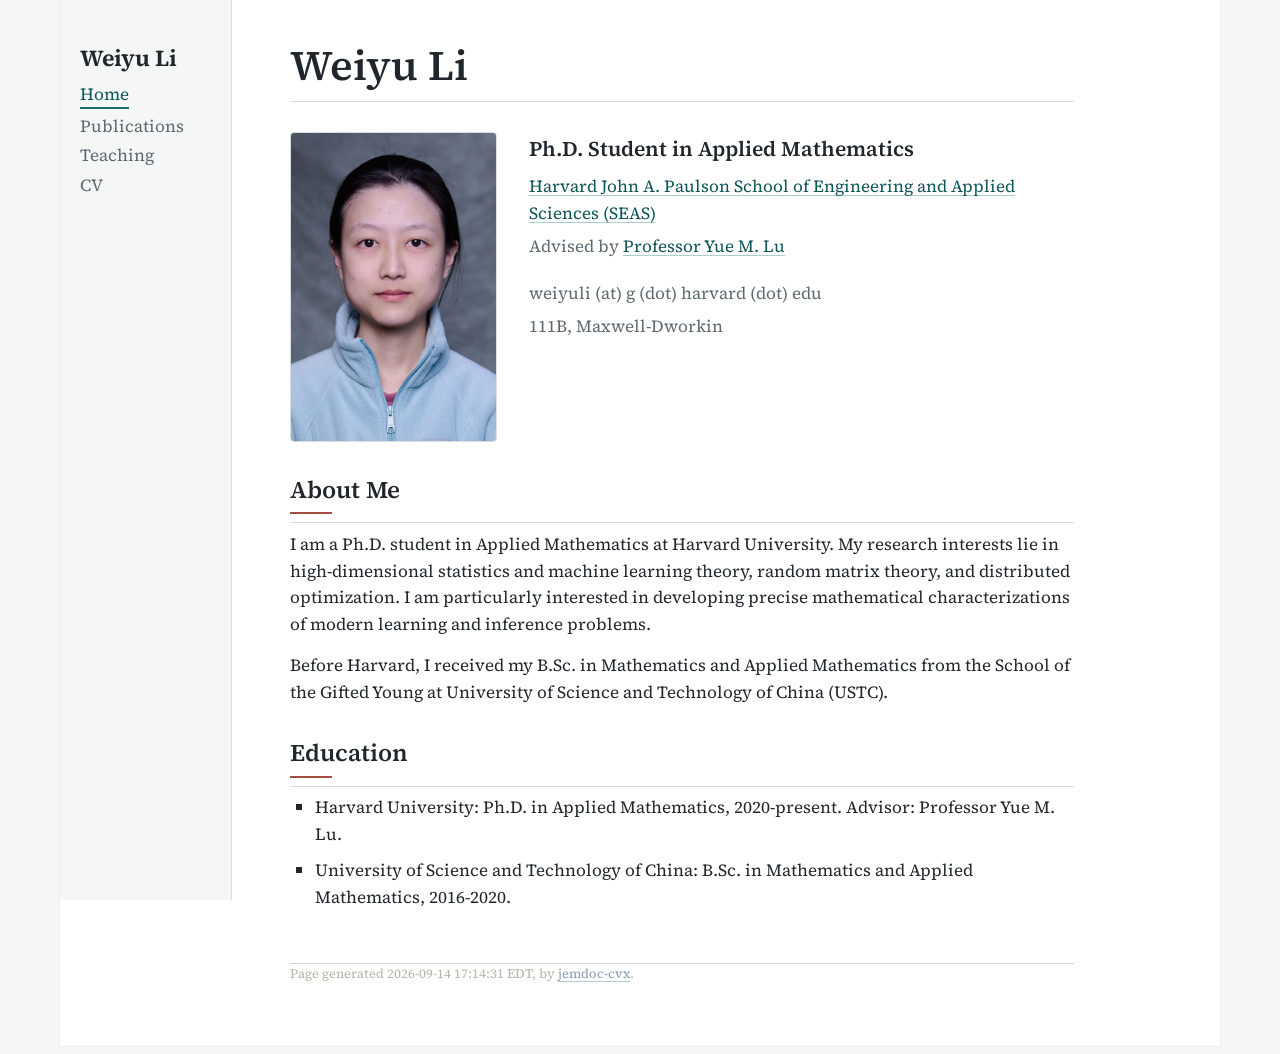
<file: index.html>
<!DOCTYPE html>
<html lang="en">
<head>
<meta charset="utf-8">
<meta name="generator" content="jemdoc, see https://www.cvxgrp.org/jemdoc-cvx/index.html">
<link rel="stylesheet" href="jemdoc-cvx.css">
<link rel="stylesheet" href="site.css">
<title>Weiyu Li</title>
</head>
<body>
<div id="tlayout">
<nav id="layout-menu">
<div class="menu-category">Weiyu Li</div>
<div class="menu-item"><a href="index.html" class="current">Home</a></div>
<div class="menu-item"><a href="publications.html">Publications</a></div>
<div class="menu-item"><a href="teaching.html">Teaching</a></div>
<div class="menu-item"><a href="cv.html">CV</a></div>
</nav>
<main id="layout-content">
<div id="toptitle">
<h1>Weiyu Li</h1>
</div>
<div class="profile-intro">
  <img class="profile-photo" src="assets/weiyu-li.jpg" alt="Portrait of Weiyu Li">
  <div class="profile-copy">
    <p class="role">Ph.D. Student in Applied Mathematics</p>
    <p><a href="https://seas.harvard.edu/">Harvard John A. Paulson School of Engineering and Applied Sciences (SEAS)</a></p>
    <p>Advised by <a href="https://lu.seas.harvard.edu/">Professor Yue M. Lu</a></p>
    <div class="contact-lines">
      <p>weiyuli (at) g (dot) harvard (dot) edu</p>
      <p>111B, Maxwell-Dworkin</p>
    </div>
  </div>
</div>
<h2>About Me</h2>
<p>I am a Ph.D. student in Applied Mathematics at Harvard University. My research
interests lie in high-dimensional statistics and machine learning theory,
random matrix theory, and distributed optimization. I am particularly
interested in developing precise mathematical characterizations of modern
learning and inference problems.
</p>
<p>Before Harvard, I received my B.Sc. in Mathematics and Applied Mathematics
from the School of the Gifted Young at University of Science and Technology
of China (USTC).
</p>
<h2>Education</h2>
<ul>
<li><p>Harvard University: Ph.D. in Applied Mathematics, 2020-present. Advisor: Professor Yue M. Lu.
</p>
</li>
<li><p>University of Science and Technology of China: B.Sc. in Mathematics and Applied Mathematics, 2016-2020.
</p>
</li>
</ul>
<div id="footer">
<div id="footer-text">
Page generated 2026-09-14 17:14:31 EDT, by <a href="https://github.com/cvxgrp/jemdoc-cvx" target="blank">jemdoc-cvx</a>.
</div>
</div>
</main>
</div>
</body>
</html>
</file>
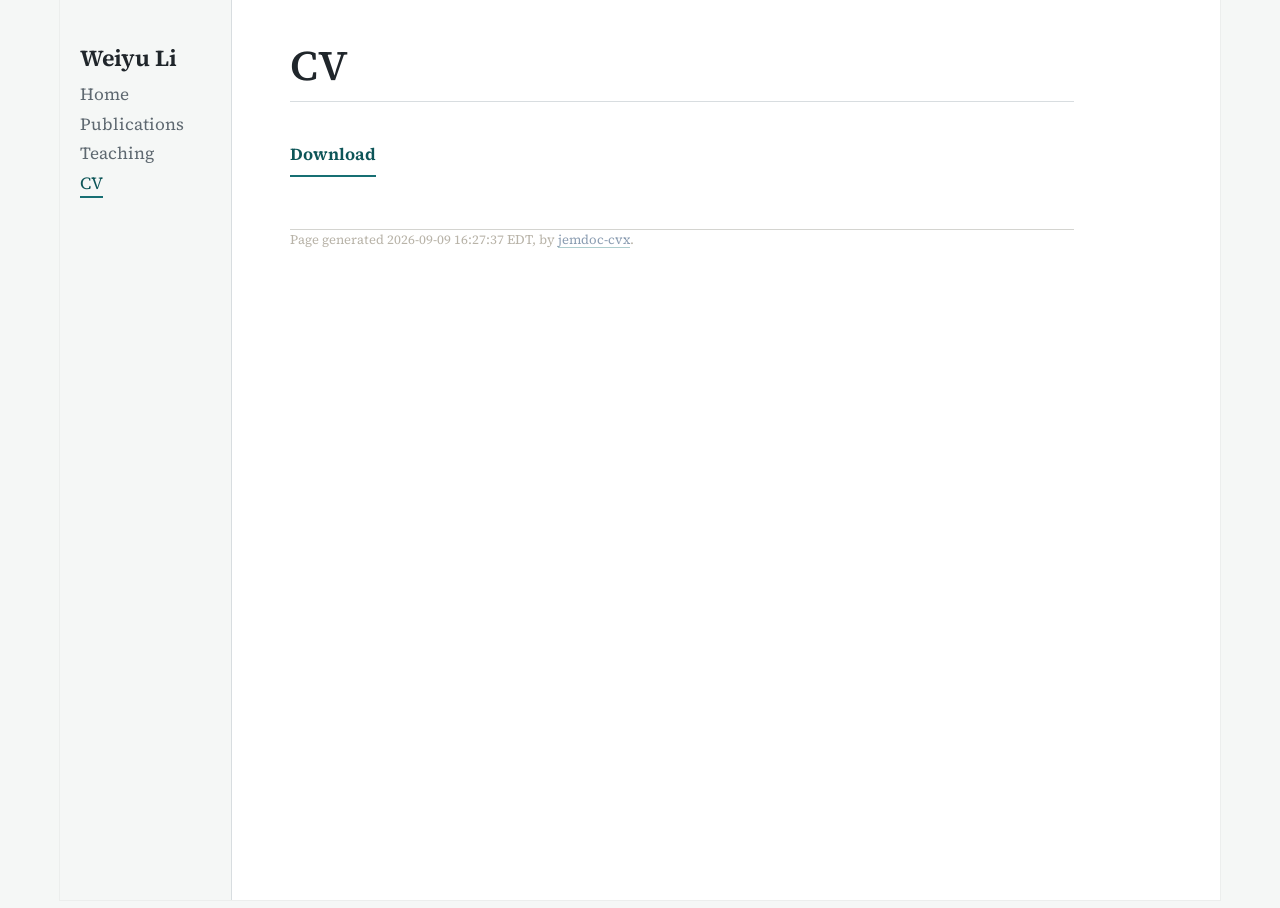
<file: cv.html>
<!DOCTYPE html>
<html lang="en">
<head>
<meta charset="utf-8">
<meta name="generator" content="jemdoc, see https://www.cvxgrp.org/jemdoc-cvx/index.html">
<link rel="stylesheet" href="jemdoc-cvx.css">
<link rel="stylesheet" href="site.css">
<title>CV</title>
</head>
<body>
<div id="tlayout">
<nav id="layout-menu">
<div class="menu-category">Weiyu Li</div>
<div class="menu-item"><a href="index.html">Home</a></div>
<div class="menu-item"><a href="publications.html">Publications</a></div>
<div class="menu-item"><a href="teaching.html">Teaching</a></div>
<div class="menu-item"><a href="cv.html" class="current">CV</a></div>
</nav>
<main id="layout-content">
<div id="toptitle">
<h1>CV</h1>
</div>
<p class="download-line"><a class="download-link" href="assets/Weiyu_Li_CV.pdf">Download</a></p>
<div id="footer">
<div id="footer-text">
Page generated 2026-09-09 16:27:37 EDT, by <a href="https://github.com/cvxgrp/jemdoc-cvx" target="blank">jemdoc-cvx</a>.
</div>
</div>
</main>
</div>
</body>
</html>
</file>
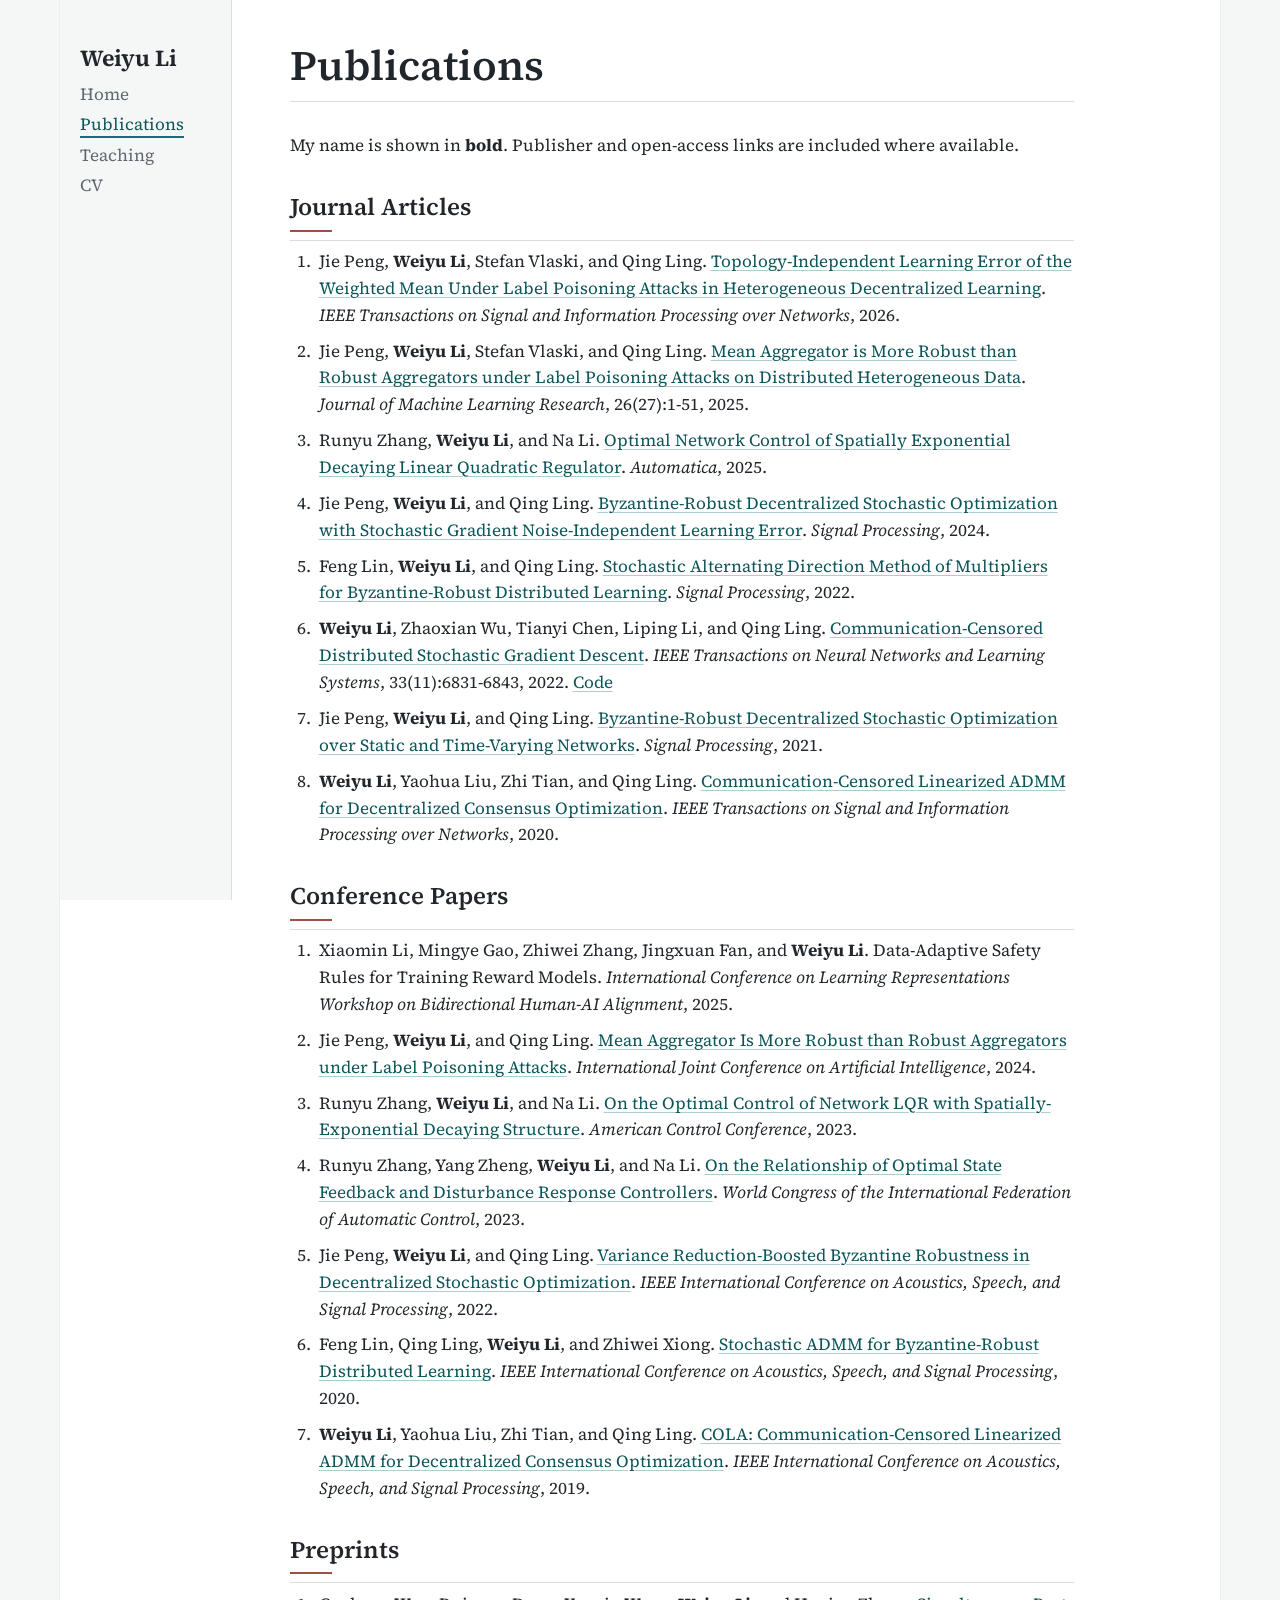
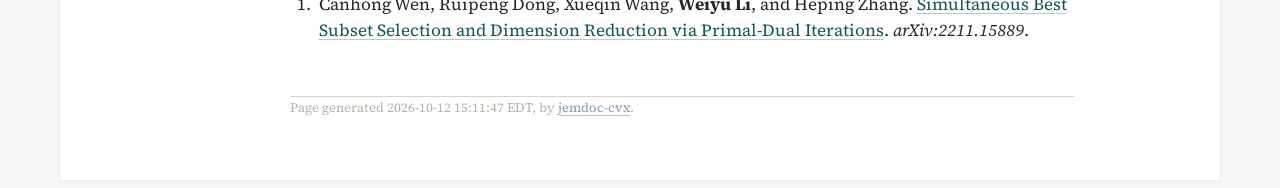
<file: publications.html>
<!DOCTYPE html>
<html lang="en">
<head>
<meta charset="utf-8">
<meta name="generator" content="jemdoc, see https://www.cvxgrp.org/jemdoc-cvx/index.html">
<link rel="stylesheet" href="jemdoc-cvx.css">
<link rel="stylesheet" href="site.css">
<title>Publications</title>
</head>
<body>
<div id="tlayout">
<nav id="layout-menu">
<div class="menu-category">Weiyu Li</div>
<div class="menu-item"><a href="index.html">Home</a></div>
<div class="menu-item"><a href="publications.html" class="current">Publications</a></div>
<div class="menu-item"><a href="teaching.html">Teaching</a></div>
<div class="menu-item"><a href="cv.html">CV</a></div>
</nav>
<main id="layout-content">
<div id="toptitle">
<h1>Publications</h1>
</div>
<p>My name is shown in <b>bold</b>. Publisher and open-access links are included where
available.
</p>
<h2>Journal Articles</h2>
<ol>
<li><p>Jie Peng, <b>Weiyu Li</b>, Stefan Vlaski, and Qing Ling. <a href="https://ieeexplore.ieee.org/document/11603310" target=&ldquo;blank&rdquo;>Topology-Independent Learning Error of the Weighted Mean Under Label Poisoning Attacks in Heterogeneous Decentralized Learning</a>. <i>IEEE Transactions on Signal and Information Processing over Networks</i>, 2026.
</p>
</li>
<li><p>Jie Peng, <b>Weiyu Li</b>, Stefan Vlaski, and Qing Ling. <a href="https://jmlr.org/papers/v26/24-1307.html" target=&ldquo;blank&rdquo;>Mean Aggregator is More Robust than Robust Aggregators under Label Poisoning Attacks on Distributed Heterogeneous Data</a>. <i>Journal of Machine Learning Research</i>, 26(27):1-51, 2025.
</p>
</li>
<li><p>Runyu Zhang, <b>Weiyu Li</b>, and Na Li. <a href="https://www.sciencedirect.com/science/article/abs/pii/S0005109824005545" target=&ldquo;blank&rdquo;>Optimal Network Control of Spatially Exponential Decaying Linear Quadratic Regulator</a>. <i>Automatica</i>, 2025.
</p>
</li>
<li><p>Jie Peng, <b>Weiyu Li</b>, and Qing Ling. <a href="https://www.sciencedirect.com/science/article/abs/pii/S0165168424000380" target=&ldquo;blank&rdquo;>Byzantine-Robust Decentralized Stochastic Optimization with Stochastic Gradient Noise-Independent Learning Error</a>. <i>Signal Processing</i>, 2024.
</p>
</li>
<li><p>Feng Lin, <b>Weiyu Li</b>, and Qing Ling. <a href="https://www.sciencedirect.com/science/article/abs/pii/S0165168422000482" target=&ldquo;blank&rdquo;>Stochastic Alternating Direction Method of Multipliers for Byzantine-Robust Distributed Learning</a>. <i>Signal Processing</i>, 2022.
</p>
</li>
<li><p><b>Weiyu Li</b>, Zhaoxian Wu, Tianyi Chen, Liping Li, and Qing Ling. <a href="https://doi.org/10.1109/TNNLS.2021.3083655" target=&ldquo;blank&rdquo;>Communication-Censored Distributed Stochastic Gradient Descent</a>. <i>IEEE Transactions on Neural Networks and Learning Systems</i>, 33(11):6831-6843, 2022. <a href="https://github.com/Weiyu-USTC/CSGD" target=&ldquo;blank&rdquo;>Code</a>
</p>
</li>
<li><p>Jie Peng, <b>Weiyu Li</b>, and Qing Ling. <a href="https://www.sciencedirect.com/science/article/abs/pii/S0165168421000591" target=&ldquo;blank&rdquo;>Byzantine-Robust Decentralized Stochastic Optimization over Static and Time-Varying Networks</a>. <i>Signal Processing</i>, 2021.
</p>
</li>
<li><p><b>Weiyu Li</b>, Yaohua Liu, Zhi Tian, and Qing Ling. <a href="https://ieeexplore.ieee.org/document/8926528" target=&ldquo;blank&rdquo;>Communication-Censored Linearized ADMM for Decentralized Consensus Optimization</a>. <i>IEEE Transactions on Signal and Information Processing over Networks</i>, 2020.
</p>
</li>
</ol>
<h2>Conference Papers</h2>
<ol>
<li><p>Xiaomin Li, Mingye Gao, Zhiwei Zhang, Jingxuan Fan, and <b>Weiyu Li</b>. Data-Adaptive Safety Rules for Training Reward Models. <i>International Conference on Learning Representations Workshop on Bidirectional Human-AI Alignment</i>, 2025.
</p>
</li>
<li><p>Jie Peng, <b>Weiyu Li</b>, and Qing Ling. <a href="https://www.ijcai.org/proceedings/2024/530" target=&ldquo;blank&rdquo;>Mean Aggregator Is More Robust than Robust Aggregators under Label Poisoning Attacks</a>. <i>International Joint Conference on Artificial Intelligence</i>, 2024.
</p>
</li>
<li><p>Runyu Zhang, <b>Weiyu Li</b>, and Na Li. <a href="https://arxiv.org/abs/2209.14376" target=&ldquo;blank&rdquo;>On the Optimal Control of Network LQR with Spatially-Exponential Decaying Structure</a>. <i>American Control Conference</i>, 2023.
</p>
</li>
<li><p>Runyu Zhang, Yang Zheng, <b>Weiyu Li</b>, and Na Li. <a href="https://www.sciencedirect.com/science/article/pii/S2405896323010194" target=&ldquo;blank&rdquo;>On the Relationship of Optimal State Feedback and Disturbance Response Controllers</a>. <i>World Congress of the International Federation of Automatic Control</i>, 2023.
</p>
</li>
<li><p>Jie Peng, <b>Weiyu Li</b>, and Qing Ling. <a href="https://ieeexplore.ieee.org/document/9746340" target=&ldquo;blank&rdquo;>Variance Reduction-Boosted Byzantine Robustness in Decentralized Stochastic Optimization</a>. <i>IEEE International Conference on Acoustics, Speech, and Signal Processing</i>, 2022.
</p>
</li>
<li><p>Feng Lin, Qing Ling, <b>Weiyu Li</b>, and Zhiwei Xiong. <a href="https://ieeexplore.ieee.org/document/9053700" target=&ldquo;blank&rdquo;>Stochastic ADMM for Byzantine-Robust Distributed Learning</a>. <i>IEEE International Conference on Acoustics, Speech, and Signal Processing</i>, 2020.
</p>
</li>
<li><p><b>Weiyu Li</b>, Yaohua Liu, Zhi Tian, and Qing Ling. <a href="https://ieeexplore.ieee.org/document/8682575" target=&ldquo;blank&rdquo;>COLA: Communication-Censored Linearized ADMM for Decentralized Consensus Optimization</a>. <i>IEEE International Conference on Acoustics, Speech, and Signal Processing</i>, 2019.
</p>
</li>
</ol>
<h2>Preprints</h2>
<ol>
<li><p>Canhong Wen, Ruipeng Dong, Xueqin Wang, <b>Weiyu Li</b>, and Heping Zhang. <a href="https://arxiv.org/abs/2211.15889" target=&ldquo;blank&rdquo;>Simultaneous Best Subset Selection and Dimension Reduction via Primal-Dual Iterations</a>. <i>arXiv:2211.15889</i>.
</p>
</li>
</ol>
<div id="footer">
<div id="footer-text">
Page generated 2026-10-12 15:11:47 EDT, by <a href="https://github.com/cvxgrp/jemdoc-cvx" target="blank">jemdoc-cvx</a>.
</div>
</div>
</main>
</div>
</body>
</html>
</file>
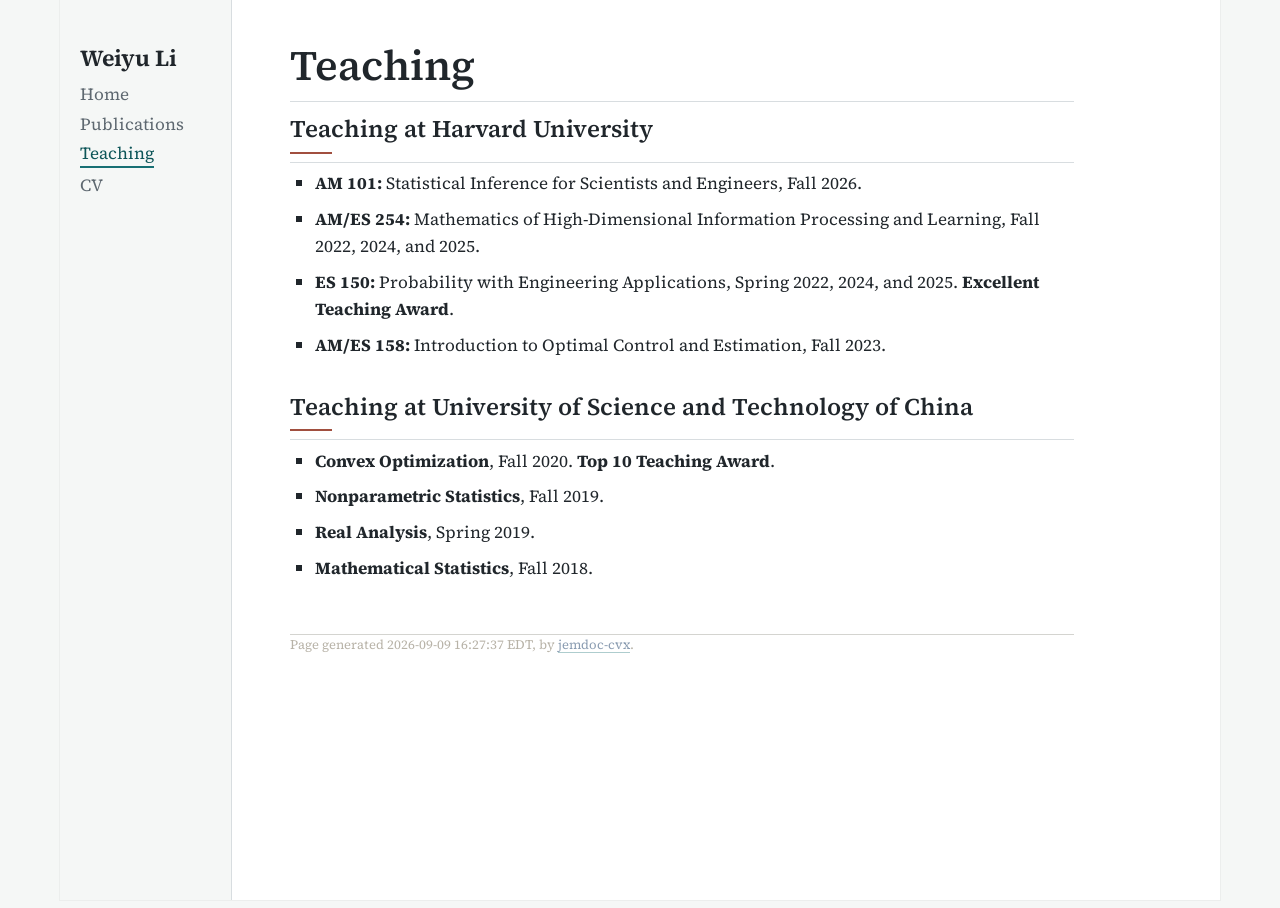
<file: teaching.html>
<!DOCTYPE html>
<html lang="en">
<head>
<meta charset="utf-8">
<meta name="generator" content="jemdoc, see https://www.cvxgrp.org/jemdoc-cvx/index.html">
<link rel="stylesheet" href="jemdoc-cvx.css">
<link rel="stylesheet" href="site.css">
<title>Teaching</title>
</head>
<body>
<div id="tlayout">
<nav id="layout-menu">
<div class="menu-category">Weiyu Li</div>
<div class="menu-item"><a href="index.html">Home</a></div>
<div class="menu-item"><a href="publications.html">Publications</a></div>
<div class="menu-item"><a href="teaching.html" class="current">Teaching</a></div>
<div class="menu-item"><a href="cv.html">CV</a></div>
</nav>
<main id="layout-content">
<div id="toptitle">
<h1>Teaching</h1>
</div>
<h2>Teaching at Harvard University</h2>
<ul>
<li><p><b>AM 101:</b> Statistical Inference for Scientists and Engineers, Fall 2026.
</p>
</li>
<li><p><b>AM/ES 254:</b> Mathematics of High-Dimensional Information Processing and Learning, Fall 2022, 2024, and 2025.
</p>
</li>
<li><p><b>ES 150:</b> Probability with Engineering Applications, Spring 2022, 2024, and 2025. <b>Excellent Teaching Award</b>.
</p>
</li>
<li><p><b>AM/ES 158:</b> Introduction to Optimal Control and Estimation, Fall 2023.
</p>
</li>
</ul>
<h2>Teaching at University of Science and Technology of China</h2>
<ul>
<li><p><b>Convex Optimization</b>, Fall 2020. <b>Top 10 Teaching Award</b>.
</p>
</li>
<li><p><b>Nonparametric Statistics</b>, Fall 2019.
</p>
</li>
<li><p><b>Real Analysis</b>, Spring 2019.
</p>
</li>
<li><p><b>Mathematical Statistics</b>, Fall 2018.
</p>
</li>
</ul>
<div id="footer">
<div id="footer-text">
Page generated 2026-09-09 16:27:37 EDT, by <a href="https://github.com/cvxgrp/jemdoc-cvx" target="blank">jemdoc-cvx</a>.
</div>
</div>
</main>
</div>
</body>
</html>
</file>
<file: jemdoc-cvx.css>
/* jemdoc-cvx default theme.
 *
 * Modernizes the original jemdoc.css palette and typography while keeping
 * the same selectors and overall layout intact. Self-contained: copy this
 * file (and the adjacent fonts/ directory) next to your output html.
 *
 * Changes from the legacy jemdoc.css:
 *   - Body type: Source Serif 4 (variable, woff2, self-hosted), replaces Georgia.
 *   - Mono: JetBrains Mono (variable, woff2, self-hosted), replaces Monaco.
 *   - Inline `+code+` background: cool light gray (was the iconic yellow).
 *   - Background: very subtle warm off-white (was pure white).
 *   - Heading / link color: muted slate-blue (was a more saturated steel-blue).
 *   - Heading underline: lifted to a softer gray.
 */

@font-face {
	font-family: "Source Serif 4";
	src: url("fonts/source-serif-4-latin-wght-normal.woff2") format("woff2-variations");
	font-weight: 200 900;
	font-style: normal;
	font-display: swap;
}

@font-face {
	font-family: "Source Serif 4";
	src: url("fonts/source-serif-4-latin-wght-italic.woff2") format("woff2-variations");
	font-weight: 200 900;
	font-style: italic;
	font-display: swap;
}

@font-face {
	font-family: "JetBrains Mono";
	src: url("fonts/jetbrains-mono-latin-wght-normal.woff2") format("woff2-variations");
	font-weight: 100 800;
	font-style: normal;
	font-display: swap;
}

#tlayout {
	display: grid;
	grid-template-columns: auto minmax(0, 1fr);
	background: #fbfaf7;
}

body {
	background: #fbfaf7;
	color: #1f1f1f;
	font-family: "Source Serif 4", Georgia, "Times New Roman", serif;
	padding-bottom: 8px;
	margin: 0;
}

#layout-menu {
	background: #f3f1ec;
	border: 1px solid #e1ddd3;
	padding-top: 0.5em;
	padding-left: 8px;
	padding-right: 8px;
	font-size: 1.0em;
	white-space: nowrap;
	text-align: left;
}

#layout-content {
	padding-top: 0.0em;
	padding-left: 1.0em;
	padding-right: 1.0em;
	border: none;
	background: #fbfaf7;
	text-align: left;
}

#layout-menu a {
	line-height: 1.5em;
	margin-left: 0.5em;
}

code {
	background: #eef0f4;
	padding: 0.05em 0.25em;
	border-radius: 3px;
}

pre, code {
	font-size: 90%;
	font-family: "JetBrains Mono", Menlo, Consolas, monospace;
}

pre code {
	/* Inside <pre> blocks, drop the inline-code chip styling. */
	background: transparent;
	padding: 0;
	border-radius: 0;
}

a, a > code {
	color: #3a5a80;
	text-decoration: none;
}

a:hover {
	border-bottom: 1px #8a9cb1 dotted;
}

#layout-menu a.current:link, #layout-menu a.current:visited {
	color: #2a4566;
	border-bottom: 1px #8a9cb1 solid;
}
#layout-menu a:link, #layout-menu a:visited, #layout-menu a:hover {
	color: #5a7da3;
	text-decoration: none;
}
#layout-menu a:hover {
	text-decoration: none;
}

div.menu-category {
	border-bottom: 1px solid #b8b3a8;
	margin-top: 0.8em;
	padding-top: 0.2em;
	padding-bottom: 0.1em;
	font-weight: bold;
}

div.menu-item {
	padding-left: 16px;
	text-indent: -16px;
}

div#toptitle {
	padding-bottom: 0.2em;
	margin-bottom: 1.5em;
	border-bottom: 3px double #c8c2b3;
}

/* Reduce space if we begin the page with a title. */
div#toptitle + h2, div#toptitle + h3 {
	margin-top: -0.7em;
}

div#subtitle {
	margin-top: 0.0em;
	margin-bottom: 0.0em;
	padding-top: 0em;
	padding-bottom: 0.1em;
}

em {
	font-style: italic;
}

strong {
	font-weight: bold;
}


h1, h2, h3 {
	color: #3a5a80;
	margin-top: 0.7em;
	margin-bottom: 0.3em;
	padding-bottom: 0.2em;
	line-height: 1.0;
	padding-top: 0.5em;
	border-bottom: 1px solid #d4d4d0;
}

h1 {
	font-size: 165%;
}

h2 {
	padding-top: 0.8em;
	font-size: 125%;
}

h2 + h3 {
	padding-top: 0.2em;
}

h3 {
	font-size: 110%;
	border-bottom: none;
}

p {
	margin-top: 0.0em;
	margin-bottom: 0.8em;
	padding: 0;
	line-height: 1.4;
}

pre {
	padding: 0;
	margin: 0;
}

div#footer {
	font-size: small;
	border-top: 1px solid #d4d4d0;
	padding-top: 0.1em;
	margin-top: 4.0em;
	color: #b8b3a8;
}

div#footer a {
	color: #8a9cb1;
}

div#footer-text {
	float: left;
	padding-bottom: 8px;
}

ul, ol, dl {
	margin-top: 0.2em;
	padding-top: 0;
	margin-bottom: 0.8em;
}

dt {
	margin-top: 0.5em;
	margin-bottom: 0;
}

dl {
	margin-left: 20px;
}

dd {
	color: #2a2a2a;
}

dd > *:first-child {
	margin-top: 0;
}

ul {
	list-style-position: outside;
	list-style-type: square;
}

p + ul, p + ol {
	margin-top: -0.5em;
}

li ul, li ol {
	margin-top: -0.3em;
}

ol {
	list-style-position: outside;
	list-style-type: decimal;
}

li p, dd p {
	margin-bottom: 0.3em;
}


ol ol {
	list-style-type: lower-alpha;
}

ol ol ol {
	list-style-type: lower-roman;
}

p + div.codeblock {
	margin-top: -0.6em;
}

div.codeblock, div.infoblock {
	margin-right: 0%;
	margin-top: 1.2em;
	margin-bottom: 1.3em;
}

div.blocktitle {
	font-weight: bold;
	color: #b86c52;
	margin-top: 1.2em;
	margin-bottom: 0.1em;
}

div.blockcontent {
	border: 1px solid #dcd6c8;
	padding: 0.3em 0.5em;
}

div.infoblock > div.blockcontent {
	background: #fbf6e8;
}

div.blockcontent p + ul, div.blockcontent p + ol {
	margin-top: 0.4em;
}

div.infoblock p {
	margin-bottom: 0em;
}

div.infoblock li p, div.infoblock dd p {
	margin-bottom: 0.5em;
}

div.infoblock p + p {
	margin-top: 0.8em;
}

div.codeblock > div.blockcontent {
	background: #f3f1ec;
}

span.pycommand {
	color: #1c5078;
}

span.statement {
	color: #4a8a4a;
}
span.builtin {
	color: #3a5a80;
}
span.special {
	color: #a85c4a;
}
span.operator {
	color: #a85c4a;
}
span.error {
	color: #b04848;
}
span.comment, span.comment > *, span.string, span.string > * {
	color: #7a7770;
}

@media print {
	#layout-menu {
		display: none;
	}

}

#fwtitle {
	margin: 2px;
}

#fwtitle #toptitle {
	padding-left: 0.5em;
	margin-bottom: 0.5em;
}

#layout-content h1:first-child, #layout-content h2:first-child, #layout-content h3:first-child {
	margin-top: -0.7em;
}

div#toptitle h1, #layout-content div#toptitle h1 {
	margin-bottom: 0.0em;
	padding-bottom: 0.1em;
	padding-top: 0;
	margin-top: 0.5em;
	border-bottom: none;
}

.eqwl {
	text-align: center;
	padding-top: 0.6em;
	padding-bottom: 0.2em;
	margin: 0;
}

table {
	border: 2px solid #2a2a2a;
	border-collapse: collapse;
}

td {
	padding: 2px;
	padding-left: 0.5em;
	padding-right: 0.5em;
	text-align: center;
	border: 1px solid #b8b3a8;
}

table + table {
	margin-top: 1em;
}

tr.heading {
	font-weight: bold;
	border-bottom: 2px solid #2a2a2a;
}

img {
	border: none;
}

table.imgtable, table.imgtable td {
	border: none;
	text-align: left;
}
</file>
<file: site.css>
:root {
  --ink: #20262b;
  --muted: #5e6870;
  --line: #d8dde0;
  --paper: #ffffff;
  --menu: #f5f7f6;
  --accent: #176f73;
  --accent-dark: #0d5558;
  --warm: #a14f3f;
}

html {
  background: var(--menu);
}

body {
  background: var(--menu);
  color: var(--ink);
  font-size: 17px;
}

#tlayout {
  grid-template-columns: 172px minmax(0, 1fr);
  max-width: 1160px;
  min-height: 100vh;
  margin: 0 auto;
  background: var(--paper);
  box-shadow: 0 0 0 1px rgba(32, 38, 43, 0.04);
}

#layout-menu {
  position: sticky;
  top: 0;
  align-self: start;
  min-height: 100vh;
  box-sizing: border-box;
  padding: 42px 20px;
  background: var(--menu);
  border: 0;
  border-right: 1px solid var(--line);
  white-space: normal;
}

#layout-menu a {
  display: inline-block;
  margin-left: 0;
  line-height: 1.45;
}

#layout-menu a:link,
#layout-menu a:visited,
#layout-menu a:hover {
  color: var(--muted);
}

#layout-menu a.current:link,
#layout-menu a.current:visited {
  color: var(--accent-dark);
  border-bottom: 2px solid var(--accent);
}

div.menu-category {
  margin: 24px 0 8px;
  padding: 0;
  color: var(--ink);
  border: 0;
  font-size: 18px;
  font-weight: 650;
}

div.menu-category:first-child {
  margin-top: 0;
  font-size: 23px;
}

div.menu-item {
  margin: 5px 0;
  padding: 0;
  text-indent: 0;
}

#layout-content {
  width: min(100%, 900px);
  box-sizing: border-box;
  padding: 42px 58px 56px;
  background: var(--paper);
}

div#toptitle {
  margin-bottom: 30px;
  padding: 0 0 13px;
  border-bottom: 1px solid var(--line);
}

div#toptitle h1,
#layout-content div#toptitle h1 {
  margin: 0;
  padding: 0;
  color: var(--ink);
  font-size: 42px;
  font-weight: 580;
  line-height: 1.1;
}

h1,
h2,
h3 {
  color: var(--ink);
  letter-spacing: 0;
}

h2 {
  margin-top: 34px;
  padding: 0 0 8px;
  border-bottom: 1px solid var(--line);
  font-size: 24px;
  font-weight: 600;
  line-height: 1.2;
}

h2::after {
  display: block;
  width: 42px;
  margin-top: 8px;
  border-bottom: 2px solid var(--warm);
  content: "";
}

p,
li {
  line-height: 1.58;
}

a,
a > code {
  color: var(--accent-dark);
  text-decoration: underline;
  text-decoration-color: rgba(23, 111, 115, 0.35);
  text-decoration-thickness: 1px;
  text-underline-offset: 3px;
}

a:hover {
  color: var(--warm);
  border: 0;
  text-decoration-color: var(--warm);
}

ul,
ol {
  padding-left: 1.45em;
}

li {
  margin-bottom: 9px;
}

ol li {
  padding-left: 4px;
}

.profile-intro {
  display: grid;
  grid-template-columns: 205px minmax(0, 1fr);
  gap: 34px;
  align-items: start;
  margin-bottom: 26px;
}

.profile-photo {
  display: block;
  width: 205px;
  aspect-ratio: 2 / 3;
  object-fit: cover;
  object-position: center top;
  border: 1px solid var(--line);
  border-radius: 4px;
}

.profile-copy p {
  margin: 0 0 6px;
  color: var(--muted);
}

.profile-copy .role {
  margin-bottom: 8px;
  color: var(--ink);
  font-size: 21px;
  font-weight: 600;
}

.contact-lines {
  margin-top: 20px;
}

.download-line {
  margin: 20px 0 30px;
}

.download-link {
  display: inline-block;
  padding: 9px 0 7px;
  border-bottom: 2px solid var(--accent);
  font-weight: 650;
  text-decoration: none;
}

.site-footer {
  margin-top: 56px;
  padding-top: 16px;
  color: var(--muted);
  border-top: 1px solid var(--line);
  font-size: 14px;
}

@media print {
  #tlayout {
    display: block;
    box-shadow: none;
  }

  #layout-content {
    max-width: none;
    padding: 0;
  }
}

@media (max-width: 760px) {
  body {
    font-size: 16px;
  }

  #tlayout {
    display: block;
    min-height: 0;
  }

  #layout-menu {
    position: static;
    min-height: 0;
    padding: 18px 22px 16px;
    border-right: 0;
    border-bottom: 1px solid var(--line);
  }

  div.menu-category {
    display: none;
  }

  div.menu-category:first-child {
    display: block;
    margin: 0 0 10px;
    font-size: 21px;
  }

  div.menu-item {
    display: inline-block;
    margin: 0 17px 5px 0;
  }

  #layout-content {
    width: 100%;
    padding: 30px 22px 42px;
  }

  div#toptitle h1,
  #layout-content div#toptitle h1 {
    font-size: 34px;
  }

  .profile-intro {
    grid-template-columns: 132px minmax(0, 1fr);
    gap: 20px;
  }

  .profile-photo {
    width: 132px;
  }

  .profile-copy .role {
    font-size: 18px;
  }
}

@media (max-width: 480px) {
  .profile-intro {
    grid-template-columns: 1fr;
    align-items: start;
  }

  .profile-photo {
    width: 148px;
  }
}
</file>
